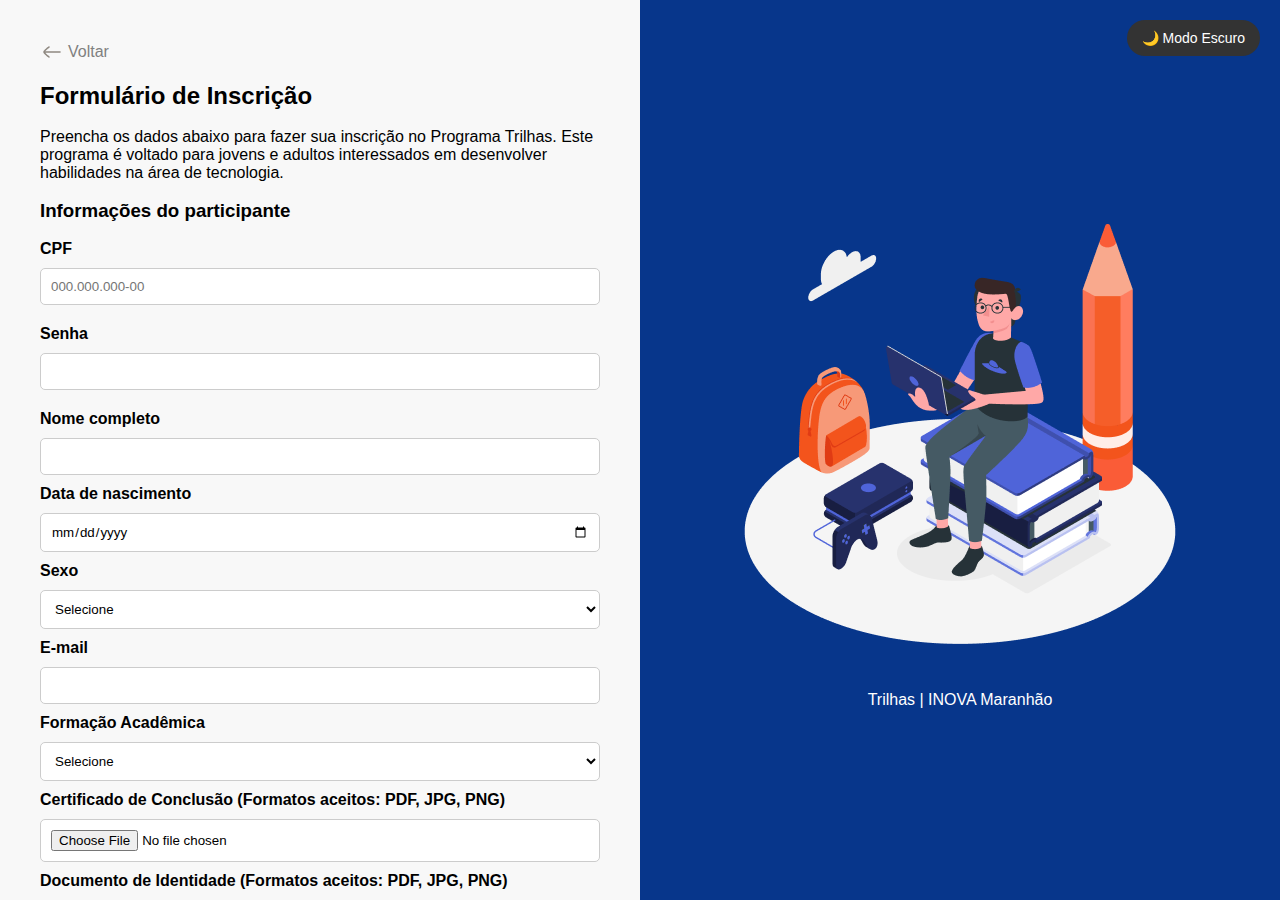
<file: index.html>
<!DOCTYPE html>
<html lang="pt-BR">
<head>
    <meta charset="UTF-8">
    <meta name="viewport" content="width=device-width, initial-scale=1.0">
    <title>Formulário de Inscrição</title>
    <link rel="stylesheet" href="./css/style.css">
</head>
<body>
    <div class="form-container">
        
        <a href="login.html" class="voltar"><img src="./img/arrow-left-02.png">Voltar</a><br>
        <h2>Formulário de Inscrição</h2><br>
        <p>Preencha os dados abaixo para fazer sua inscrição no Programa Trilhas. Este programa é voltado para jovens e adultos interessados em desenvolver habilidades na área de tecnologia.</p><br>
        
        <h3>Informações do participante</h3><br>
        
        <form id="formulario" method="POST" action="#" >
            <button type="button" id="toggle-dark-mode" class="dark-mode-toggle">🌙 Modo Escuro</button>
            
            <label for="cpf">CPF</label>
            <input type="text" id="cpf" name="cpf" maxlength="14" placeholder="000.000.000-00" onblur="validarCPF ()" required>
            <p id="erro-cpf" class="erro-msg"></p>        
            
            <label for="senha">Senha</label>
            <input type="password" id="senha" name="senha" onblur="validarSenha()" required />
            <p id="erro-senha" class="erro-msg"></p>
            
            <label for="nome">Nome completo</label>
            <input type="text" id="nome" name="nome" required>

            <label for="data-nascimento">Data de nascimento</label>
            <input type="date" id="data-nascimento" name="data-nascimento" required>

            <label for="sexo">Sexo</label>
            <select id="sexo" name="sexo" required>
                <option value="">Selecione</option>
                <option value="feminino">Feminino</option>
                <option value="masculino">Masculino</option>
                <option value="outro">Outro</option>
            </select>

            <label for="email">E-mail</label>
            <input type="email" id="email" name="email"  required>

            <label for="formacao-academica">Formação Acadêmica</label>
            <select id="formacao" name="formacao" required>
                <option value="">Selecione</option>
                <option value="ensino-fundamental">Ensino Fundamental</option>
                <option value="ensino-medio">Ensino Médio</option>
                <option value="graduacao">Graduação</option>
                <option value="pos-graduacao">Pós Graduação</option>
            </select>

            <label for="certificado">Certificado de Conclusão (Formatos aceitos: PDF, JPG, PNG)</label>
            <input type="file" id="certificado" name="certificado" accept=".pdf,.jpg,.png" required>
            
            <label for="identidade">Documento de Identidade (Formatos aceitos: PDF, JPG, PNG)</label>
            <input type="file" id="identidade" name="identidade" accept=".pdf,.jpg,.png" required>

            <label for="cep">Endereço residencial</label>
            <input type="text" id="cep" name="cep" placeholder="CEP" required>
            <input type="text" id="rua" name="rua" placeholder="Rua" required>
            <input type="text" id="numero" name="numero" placeholder="Número" required>
            <input type="text" id="cidade" name="cidade" placeholder="Cidade" required>
            <input type="text" id="estado" name="estado" placeholder="Estado" required>

            <label for="comprovante">Comprovante de residência (Formatos aceitos: PDF, JPG, PNG)</label>
            <input type="file" id="comprovante" name="comprovante" accept=".pdf,.jpg,.png" required>

            <label>Trilhas de aprendizado</label>
            <p>Selecione apenas uma trilha</p>
            <div class="trilhas-container">
                <div class="trilha"><img src="./img/front-end.png" alt="Ilustração do Programa Trilhas">Programação Front-end</div>
                <div class="trilha"><img src="./img/back-end.png" alt="Ilustração do Programa Trilhas">Programação Back-end</div>
                <div class="trilha"><img src="./img/jogos.png" alt="Ilustração do Programa Trilhas">Programação de Jogos</div>
                <div class="trilha"><img src="./img/ux.png" alt="Ilustração do Programa Trilhas">Design e Experiência</div>
                <div class="trilha"><img src="./img/Frame 48095973.png" alt="Ilustração do Programa Trilhas">Ciência de Dados</div>
            </div>

            <div class="suporte">
                <h3>Precisa de ajuda?</h3>
                <p>Para dúvidas e suporte, entre em contato pelo e-mail: <a href="mailto:suporte@trilhas.com">suporte@trilhas.com</a> ou pelo telefone: (98) 99999-9999.</p>
            </div>

            <label for="termos" class="termos-container">
                <input type="checkbox" id="termos" required>
                Declaro que li e concordo com os <a href="#">Termos e Condições</a> e com a <a href="#">Política de Privacidade.</a>
            </label>
            
            <div class="buttons">
                <button type="reset" id="btnCancelar" class="cancelar">Cancelar</button>
                <button type="submit" id="btnInscricao" class="inscricao">Fazer Inscrição</button>
            </div>
        </form>
    </div>

    <div class="img-container">
        <img src="./img/Ilustration.png" alt="Ilustração do Programa Trilhas">
        <p>Trilhas | INOVA Maranhão</p>
    </div>

    <script src="./js/script.js"></script>

</body>
</html>
</file>
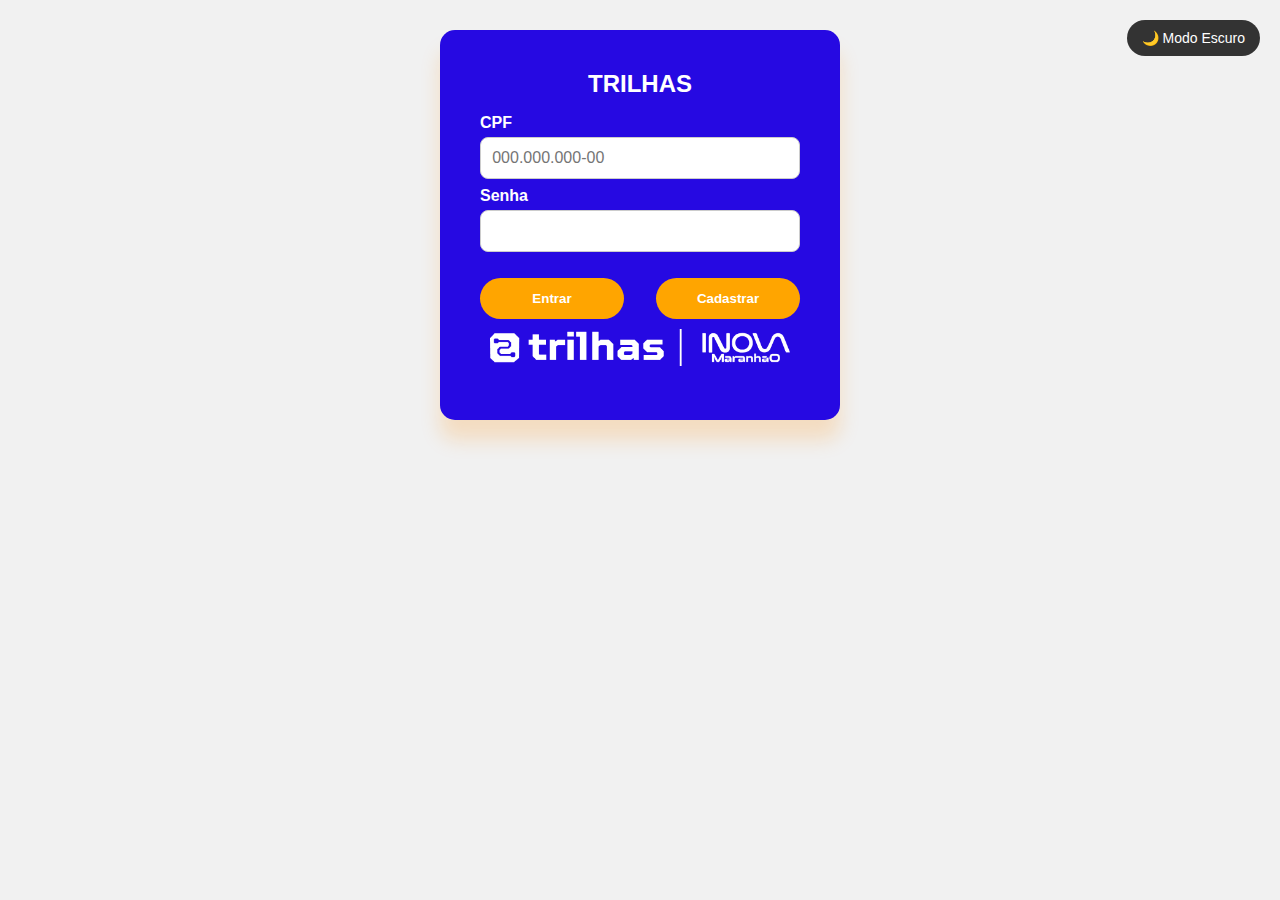
<file: login.html>
<!DOCTYPE html>
<html lang="pt-BR">
<head>
  <meta charset="UTF-8" />
  <meta name="viewport" content="width=device-width, initial-scale=1.0" />
  <title>Login</title>
  <link rel="stylesheet" href="./css/styles-login.css" />
</head>
<body>
  
  <div class="login-container">
    <button id="toggle-dark-mode" class="dark-mode-toggle">🌙 Modo Escuro</button>

    <form class="login-form" >

      <h2>TRILHAS</h2>

      <label for="cpf">CPF</label>
      <input type="text" id="cpf" maxlength="14" placeholder="000.000.000-00" onblur="validarCPF()" required />
      <p id="erro-cpf"class="erro-msg"></p>
      
      <label for="senha">Senha</label>
      <input type="password" id="senha" onblur="validarSenha()" required />
      <p id="erro-senha" class="erro-msg" ></p><br>
      
      <div class="buttons">
        <button type="button" id="btnEntrar">Entrar</button>
        <button type="submit" id="btnCadastrar">Cadastrar</button>     
      </div> 

      <img class="img-login" src="./img/Group 2.png" alt="Ilustração do Programa Trilhas">     
    
    </form>

  </div>
 
  <script src="./js/script.js"></script>

</body>
</html>
</file>
<file: css/style.css>
* {
    margin: 0;
    padding: 0;
    box-sizing: border-box;
    font-family: Arial, sans-serif;
}

body {
    display: flex;
    height: 100vh;
    overflow-y: auto;

}

.form-container {
    width: 50%;
    padding: 40px;
    background: #f8f8f8;
    overflow-y: auto;
}

.img-container {
    width: 50%;
    background: #07368b;
    display: flex;
    align-items: center;
    justify-content: center;
    color: white;
    flex-direction: column;
}

form {
    display: flex;
    flex-direction: column;
    gap: 10px;
    
}

label {
    font-weight: bold;
}

.voltar {
    color: gray;
    text-decoration: none;
    display: flex;
    align-items: center;
    gap: 4px;
}
.termos-container input[type="checkbox"] {
    width: 15px;  
    height: 15px;
    cursor: pointer;
}

.termos-container {
    display: flex;
    align-items: center;
    gap: 10px;
    flex-wrap: wrap; 
}

.termos-container a {
    word-break: break-word; 
}

.termos-container input {
    margin: 0px; /
}

input, select {
    width: 100%;
    padding: 10px;
    border: 1px solid #ccc;
    border-radius: 5px;
    background-color: white;
}

.file-upload, .trilhas-container {
    border: 2px dashed #ccc;
    padding: 20px;
    text-align: center;
    border-radius: 5px;
}

.trilhas-container {
    display: flex;
    flex-wrap: wrap;
    gap: 10px;
}

.trilha {
    display: flex;
    justify-content: center;
    flex: 1 1 calc(50% - 10px);
    padding: 15px;
    border: 2px solid #ccc;   
    text-align: center;
    border-radius: 5px;
    cursor: pointer;
    transition: border-color 0.3s ease-in-out;
    align-items: center;
    
}

.trilha:hover {
    border-color: #ff9800;
}

.trilha.selecionada {
    border-color: orange;
}

.buttons {
    display: flex;
    justify-content: space-between;
}

.cancelar, .inscricao {
    padding: 10px 20px;
    border: none;
    border-radius: 10px;
    cursor: pointer;
    transition: background 0.3s ease-in-out;
}

.cancelar {
    background: #ccc;
}

.cancelar:hover {
    background: #b3b3b3;
}

.inscricao {
    background: orange;
    color: white;
}

.inscricao:hover {
    background: darkorange;
}

/* btn para o modo escuro */
.dark-mode-toggle {
    position: fixed;
    top: 20px;
    right: 20px;
    padding: 10px 15px;
    background-color: #333;
    color: white;
    border: none;
    border-radius: 50px;
    cursor: pointer;
    z-index: 9999;
    font-size: 14px;
    transition: background 0.3s ease-in-out;
}

.dark-mode-toggle:hover {
    background-color: #555;
}

body.dark {
    background-color: #121212;
    color: #f1f1f1;
}

body.dark .form-container {
    background-color: #1a1a1a;
}

body.dark input,
body.dark select,
body.dark textarea {
    background-color: #2a2a2a;
    color: #f1f1f1;
    border: 1px solid #555;
}

body.dark .trilha {
    background-color: #2a2a2a;
    border-color: #444;
    color: #ddd;
}

body.dark .trilha:hover {
    border-color: #ff9800;
}

body.dark .trilha.selecionada {
    background-color: #444;
    border-color: orange;
    color: white;
}

body.dark .cancelar {
    background-color: #444;
    color: #f1f1f1;
}

body.dark .cancelar:hover {
    background-color: #666;
}

body.dark .inscricao {
    background-color: orange;
    color: #fff;
}

body.dark .inscricao:hover {
    background-color: darkorange;
}

body.dark a {
    color: #80d0ff;
}
/*-------------------*/

@media (max-width: 768px) {
    body {
        flex-direction: column;
    }
    .form-container, .img-container {
        width: 100%;
    }
    .img-container img {
        display: none;
    }
    .dark-mode-toggle {
        top: 10px;
        right: 10px;
        padding: 8px 12px;
        font-size: 12px;
    }
}

@media (max-width: 600px) {
    .trilha {
        flex: 1 1 100%;
    }
}
</file>
<file: css/styles-login.css>
* {
    margin: 0;
    padding: 0;
    box-sizing: border-box;
    font-family: Arial, sans-serif;
}

body {
    background: #f1f1f1;
    display: flex;
    align-items: center;
    justify-content: center;
    height: 450px;
  }
   
  .login-container {
    background: rgb(38, 9, 226);
    padding: 40px;
    border-radius: 15px;
    box-shadow: 0 20px 20px  rgba(255, 140, 0, 0.2);
    width: 100%;
    max-width: 400px;
  }

  .img-login {
    width: 100%;
    padding: 10px;
  }
  
  .login-form h2 {
    text-align: center;
    margin-bottom: 1rem;
    color: white;
  }
  
  .login-form label {
    display: block;
    margin-bottom: 0.3rem;
    font-weight: bold;
    color: white;
  }
  
  .login-form input {
    width: 100%;
    padding: 0.7rem;
    margin-bottom: 1rem;
    border: 1px solid #ccc;
    border-radius: 8px;
    font-size: 1rem;
  }
  
  .buttons {
    display: flex;
    justify-content: space-between;
}
  
  .login-form button {
    width: 45%;
    padding: 0.8rem;
    background-color: orange;
    color: white;
    font-weight: bold;
    border: none;
    border-radius: 25px ;
    cursor: pointer;
    transition: 0.5s;
  }
  
  .login-form button:hover {
    background-color: darkorange;
  }
  
  .erro-msg {
    color: red;
    text-align: center;
    font-size: 0.9rem;
    margin-top: -0.5rem;
  }

  /* btn para o modo escuro */
  .dark-mode-toggle {
      position: fixed;
      top: 20px;
      right: 20px;
      padding: 10px 15px;
      background-color: #333;
      color: white;
      border: none;
      border-radius: 50px;
      cursor: pointer;
      z-index: 9999;
      font-size: 14px;
      transition: background 0.3s ease-in-out;
  }

  .dark-mode-toggle:hover {
      background-color: #555;
  }
  body.dark {
    background-color: #121212;
    color: #ffffff;
  }

  body.dark .login-container {
    background-color: #1e1e1e;
    box-shadow: 0 0 10px #00000077;
  }

  body.dark input {
    background-color: #2b2b2b;
    color: #fff;
    border: 1px solid #555;
  }

  body.dark label {
    color: #ccc;
  }

  body.dark p.erro-msg {
    color: #ff7777;
  }
/*------------------------*/

  @media (max-width: 768px) {
    body {
        flex-direction: column;
    }
    .login-container{
        width: 95%;
    }
    .dark-mode-toggle {
      top: 10px;
      right: 10px;
      padding: 8px 12px;
      font-size: 12px;
  }
}
</file>
